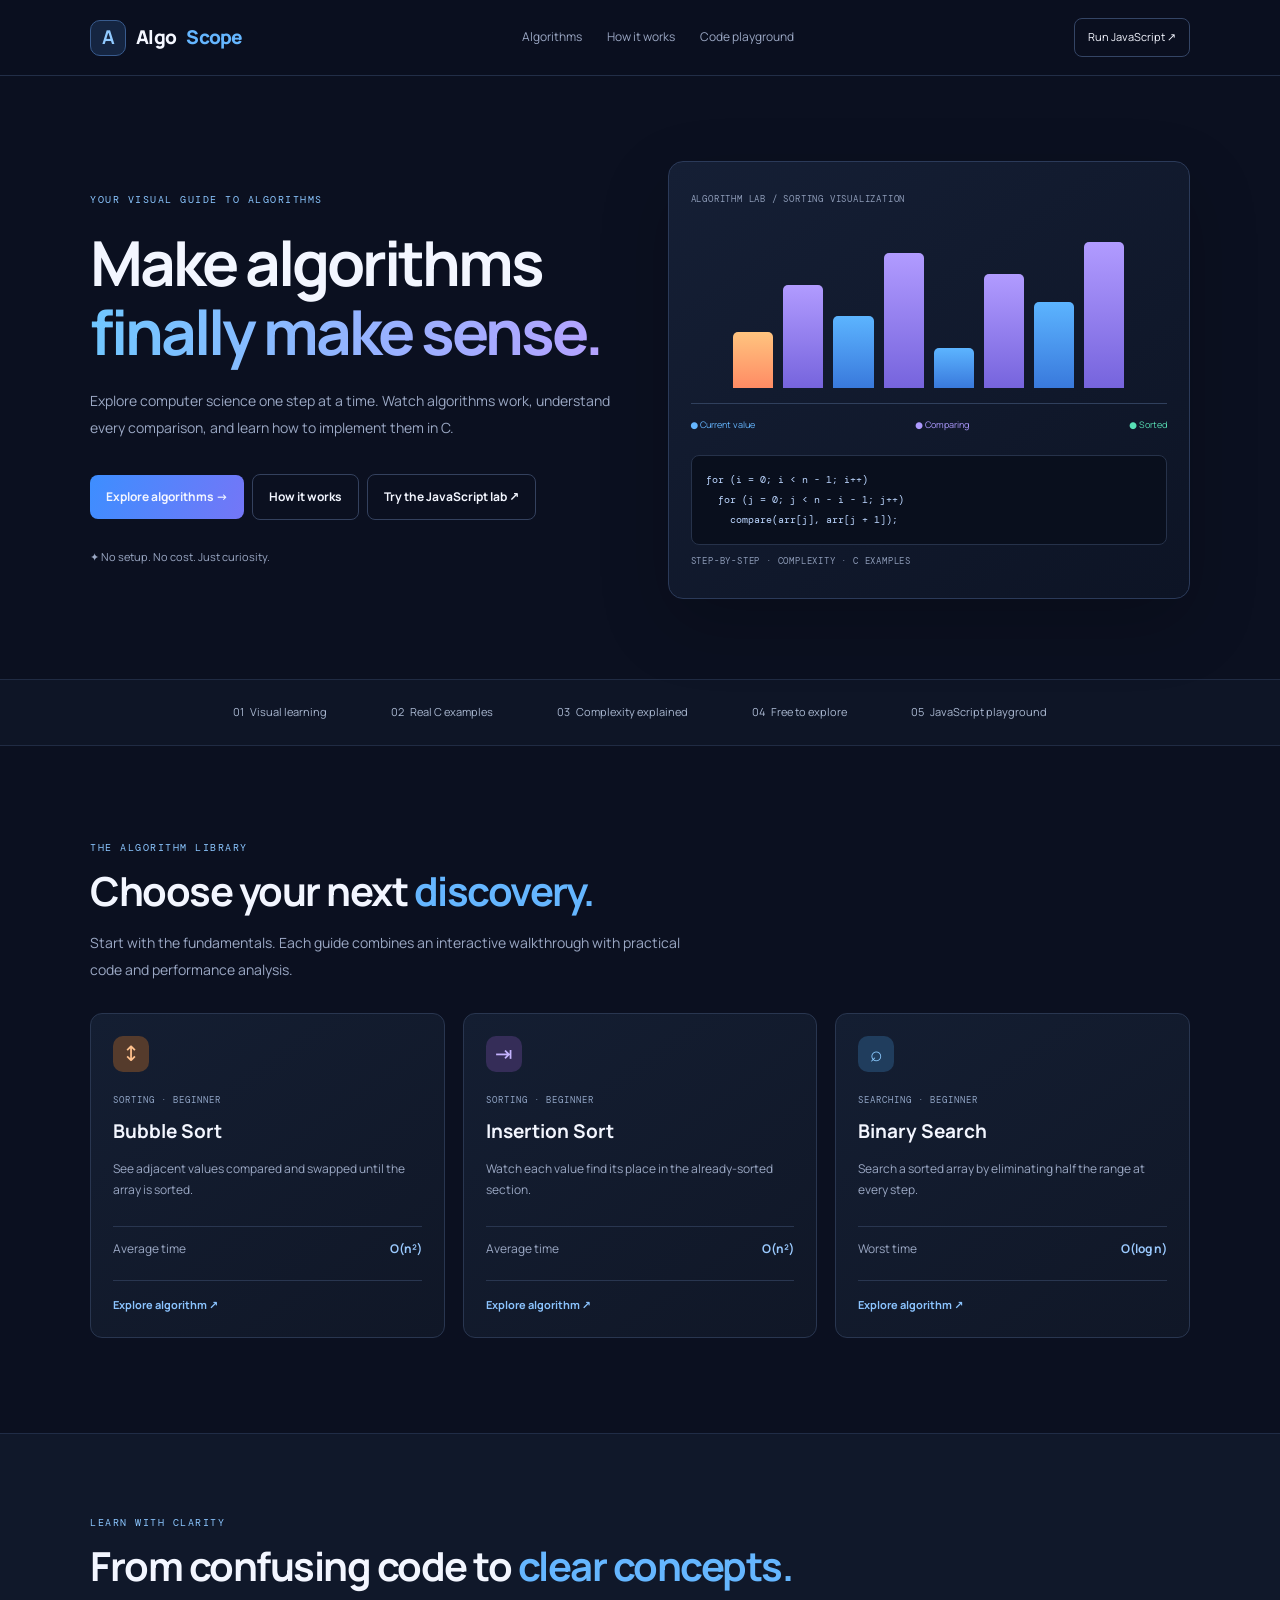
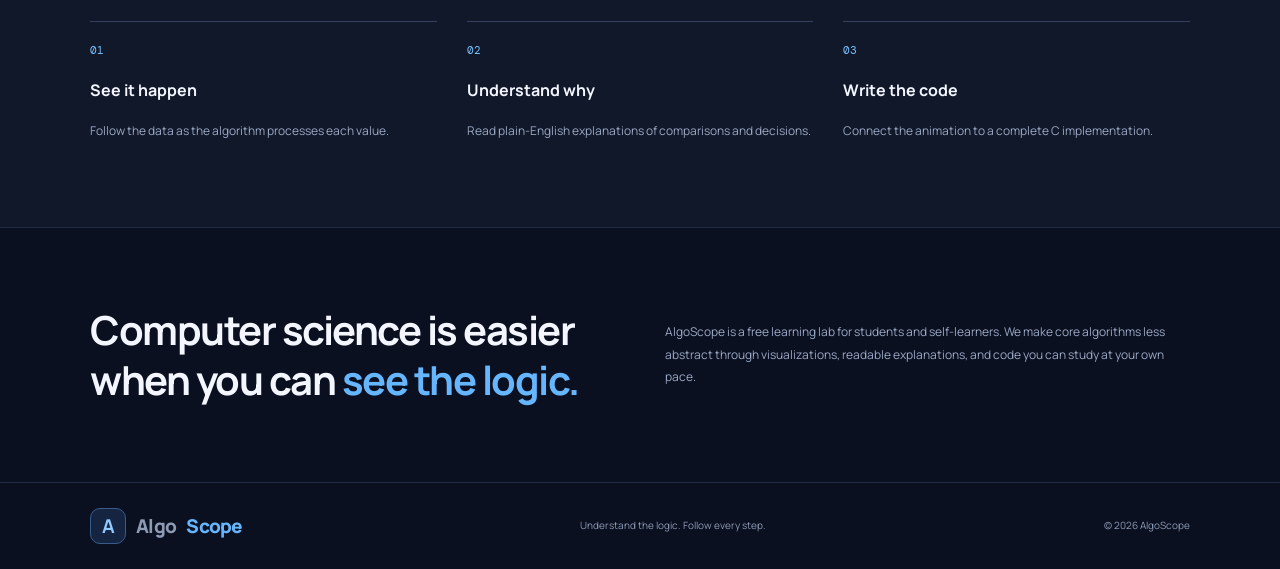
<file: index.html>
<!doctype html><html lang="en"><head><meta charset="utf-8"><meta name="viewport" content="width=device-width,initial-scale=1"><title>AlgoScope — Interactive Algorithm Visualizer</title><meta name="description" content="Learn algorithms visually with interactive step-by-step sorting and searching, clear explanations, complexity analysis, and C examples."><meta name="robots" content="index,follow"><link rel="canonical" href="https://gllr-spirit.github.io/AlgoScope/"><link rel="stylesheet" href="styles.css"><script src="script.js" defer></script></head><body><header><a class="brand" href="index.html"><b>A</b> Algo<span>Scope</span></a><nav><a href="#algorithms">Algorithms</a><a href="#how">How it works</a><a href="editor.html">Code playground</a></nav><a class="nav-button" href="editor.html">Run JavaScript ↗</a></header><main><section class="hero wrap"><div><p class="eyebrow">YOUR VISUAL GUIDE TO ALGORITHMS</p><h1>Make algorithms<br><span>finally make sense.</span></h1><p class="lead">Explore computer science one step at a time. Watch algorithms work, understand every comparison, and learn how to implement them in C.</p><a class="button" href="#algorithms">Explore algorithms →</a><a class="button ghost" href="#how">How it works</a><a class="button ghost" href="editor.html">Try the JavaScript lab ↗</a><p class="proof">✦ No setup. No cost. Just curiosity.</p></div><div class="visual"><p class="muted">ALGORITHM LAB / SORTING VISUALIZATION</p><div class="bars" id="hero-bars"><i style="height:35%"></i><i style="height:65%"></i><i style="height:45%"></i><i style="height:85%"></i><i style="height:25%"></i><i style="height:72%"></i><i style="height:54%"></i><i style="height:92%"></i></div><div class="legend"> <span>● Current value</span><span>● Comparing</span><span>● Sorted</span></div><pre>for (i = 0; i &lt; n - 1; i++)
  for (j = 0; j &lt; n - i - 1; j++)
    compare(arr[j], arr[j + 1]);</pre><p class="muted">STEP-BY-STEP · COMPLEXITY · C EXAMPLES</p></div></section><section class="strip"><span>01 &nbsp; Visual learning</span><span>02 &nbsp; Real C examples</span><span>03 &nbsp; Complexity explained</span><span>04 &nbsp; Free to explore</span><span><a href="editor.html">05 &nbsp; JavaScript playground</a></span></section><section class="wrap section" id="algorithms"><p class="eyebrow">THE ALGORITHM LIBRARY</p><h2>Choose your next <span>discovery.</span></h2><p class="lead">Start with the fundamentals. Each guide combines an interactive walkthrough with practical code and performance analysis.</p><div class="cards"><article><div class="icon orange">↕</div><p class="tag">SORTING · BEGINNER</p><h3>Bubble Sort</h3><p>See adjacent values compared and swapped until the array is sorted.</p><p class="complexity">Average time <b>O(n²)</b></p><a href="algorithms/bubble-sort.html">Explore algorithm ↗</a></article><article><div class="icon purple">⇥</div><p class="tag">SORTING · BEGINNER</p><h3>Insertion Sort</h3><p>Watch each value find its place in the already-sorted section.</p><p class="complexity">Average time <b>O(n²)</b></p><a href="algorithms/insertion-sort.html">Explore algorithm ↗</a></article><article><div class="icon blue">⌕</div><p class="tag">SEARCHING · BEGINNER</p><h3>Binary Search</h3><p>Search a sorted array by eliminating half the range at every step.</p><p class="complexity">Worst time <b>O(log n)</b></p><a href="algorithms/binary-search.html">Explore algorithm ↗</a></article></div></section><section class="how" id="how"><div class="wrap"><p class="eyebrow">LEARN WITH CLARITY</p><h2>From confusing code to <span>clear concepts.</span></h2><div class="steps"><article><b>01</b><h3>See it happen</h3><p>Follow the data as the algorithm processes each value.</p></article><article><b>02</b><h3>Understand why</h3><p>Read plain-English explanations of comparisons and decisions.</p></article><article><b>03</b><h3>Write the code</h3><p>Connect the animation to a complete C implementation.</p></article></div></div></section><section class="wrap about"><h2>Computer science is easier when you can <span>see the logic.</span></h2><p>AlgoScope is a free learning lab for students and self-learners. We make core algorithms less abstract through visualizations, readable explanations, and code you can study at your own pace.</p></section></main><footer><a class="brand" href="index.html"><b>A</b> Algo<span>Scope</span></a><span>Understand the logic. Follow every step.</span><span>© <span id="year">2026</span> AlgoScope</span></footer></body></html>
</file>
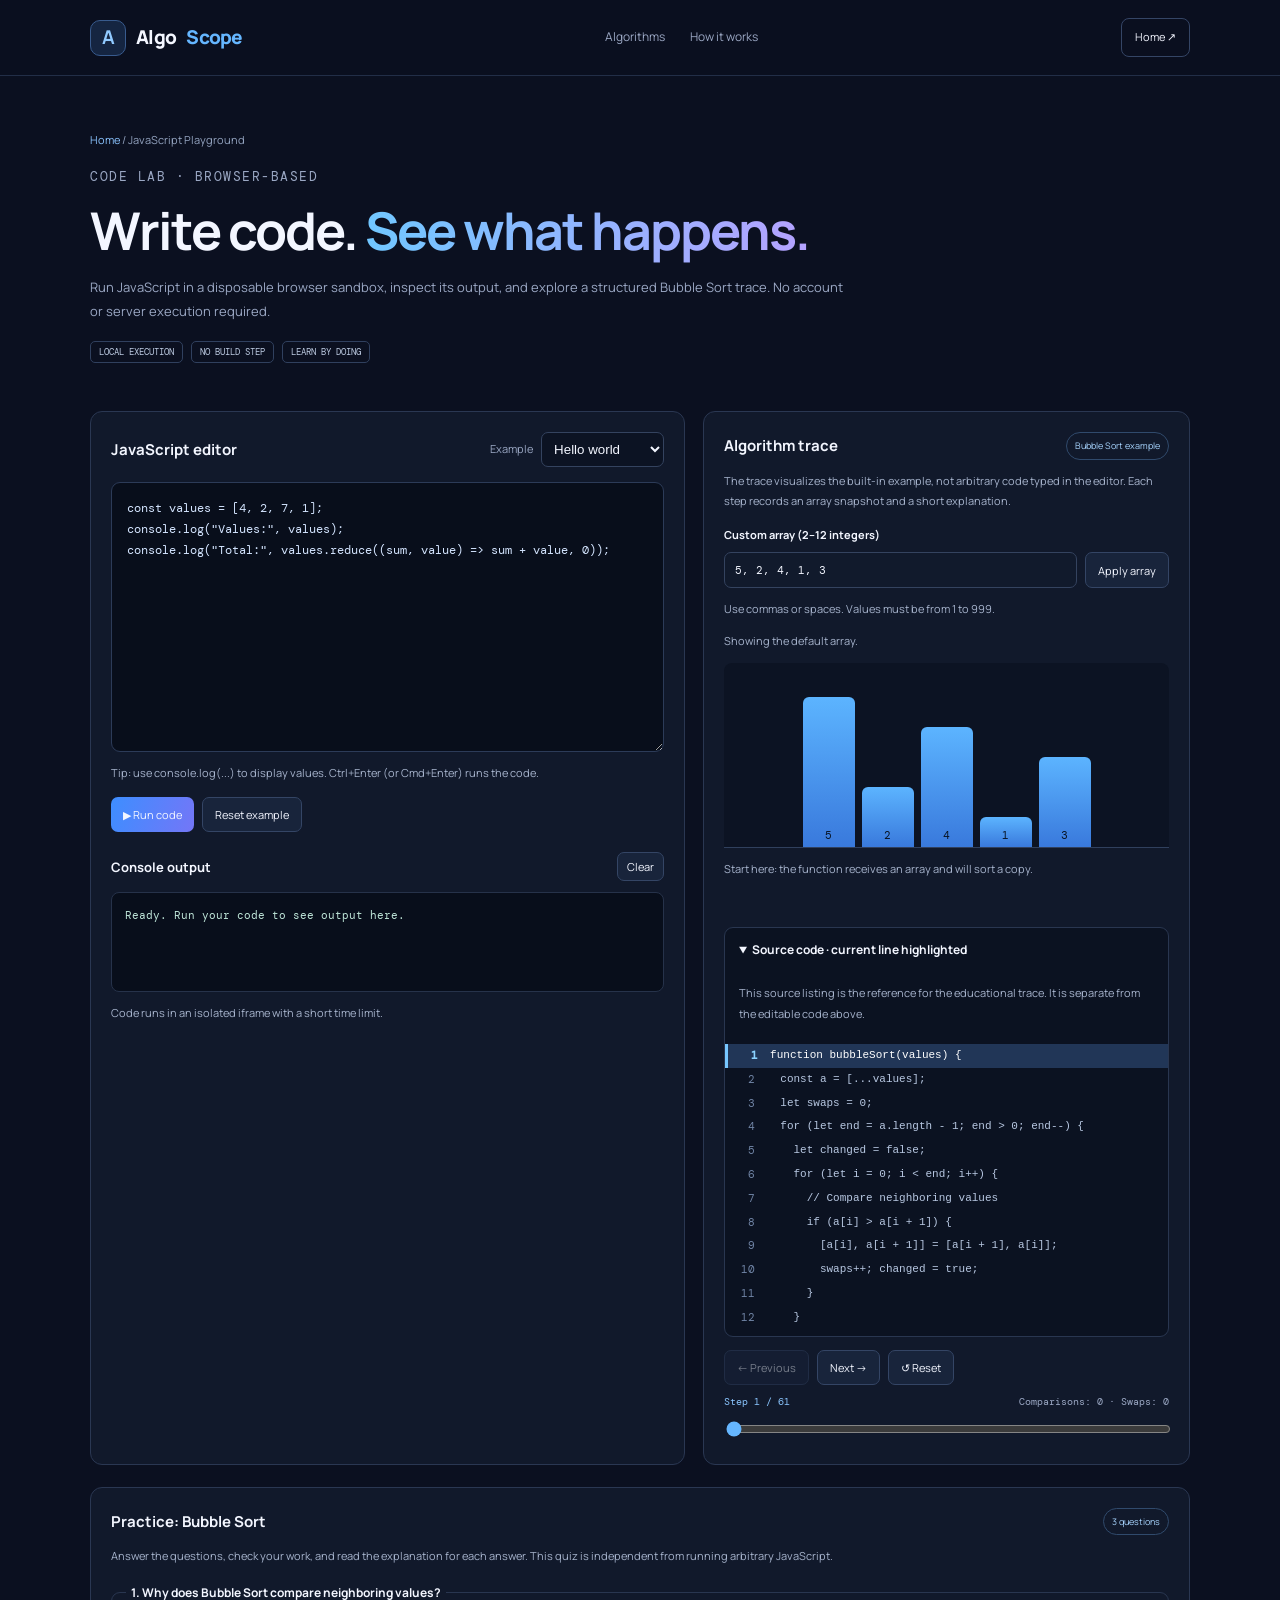
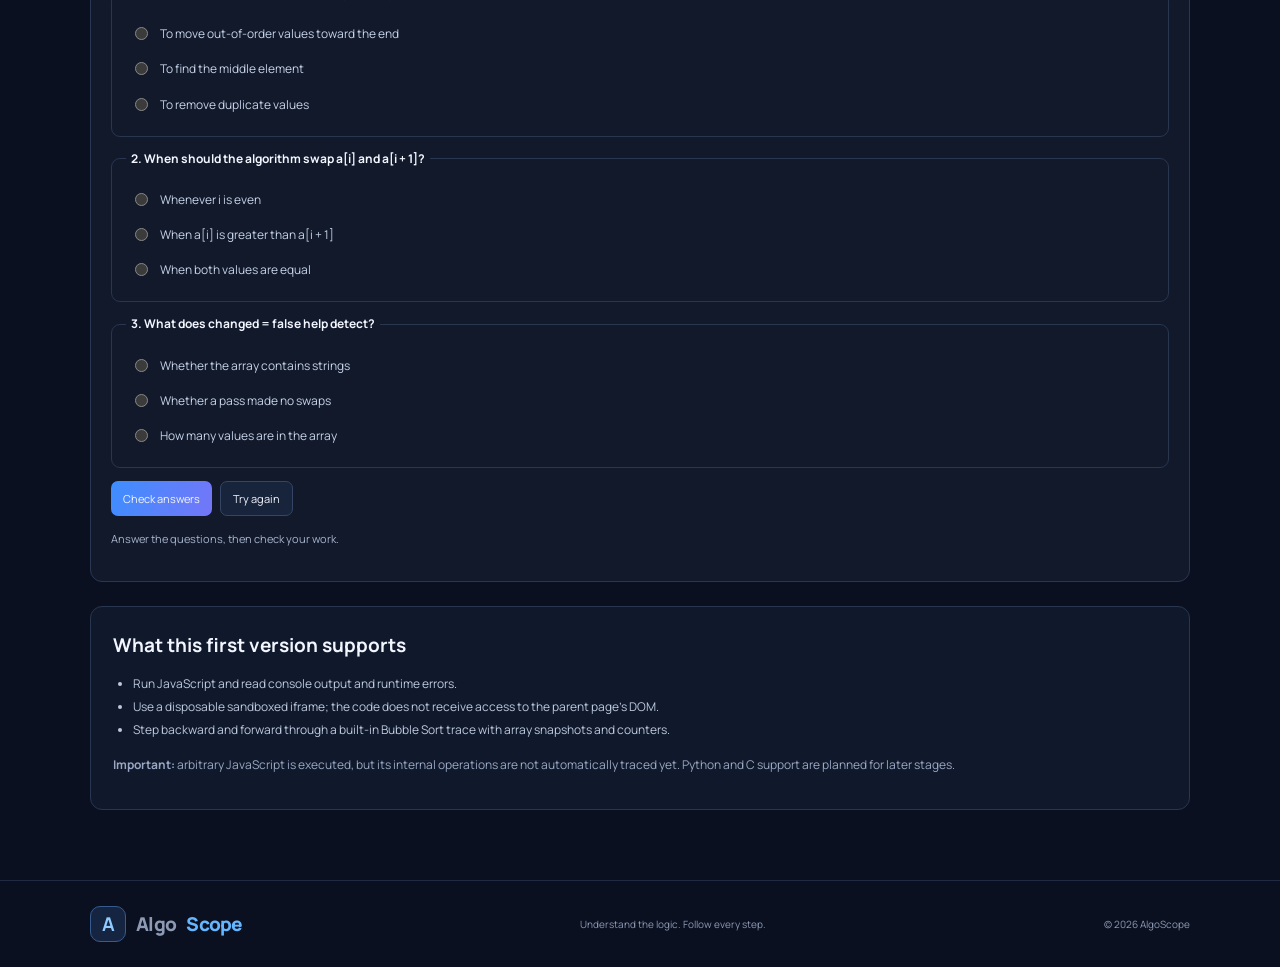
<file: editor.html>
<!doctype html>
<html lang="en">
<head>
<meta charset="utf-8">
<meta name="viewport" content="width=device-width,initial-scale=1">
<title>JavaScript Playground — Run Code in Your Browser | AlgoScope</title>
<meta name="description" content="Write and run JavaScript in a local browser sandbox, inspect output, and explore a step-by-step Bubble Sort trace with AlgoScope.">
<meta name="robots" content="index,follow">
<link rel="canonical" href="https://gllr-spirit.github.io/AlgoScope/editor.html">
<link rel="stylesheet" href="styles.css">
<link rel="stylesheet" href="editor.css">
<script src="editor.js" defer></script>
</head>
<body>
<header><a class="brand" href="index.html"><b>A</b> Algo<span>Scope</span></a><nav><a href="index.html#algorithms">Algorithms</a><a href="index.html#how">How it works</a></nav><a class="nav-button" href="index.html">Home ↗</a></header>
<main class="wrap editor-main">
<section class="page-hero editor-hero"><div class="breadcrumbs"><a href="index.html">Home</a> / JavaScript Playground</div><p class="eyebrow">CODE LAB · BROWSER-BASED</p><h1>Write code. <span>See what happens.</span></h1><p>Run JavaScript in a disposable browser sandbox, inspect its output, and explore a structured Bubble Sort trace. No account or server execution required.</p><div class="tags"><span>LOCAL EXECUTION</span><span>NO BUILD STEP</span><span>LEARN BY DOING</span></div></section>
<section class="editor-grid">
<div class="panel editor-panel">
<div class="panel-heading"><h2>JavaScript editor</h2><label for="example-select">Example <select id="example-select"><option value="hello">Hello world</option><option value="loop">Loop and total</option><option value="bubble">Bubble Sort</option></select></label></div>
<label class="sr-only" for="code-input">JavaScript code</label>
<textarea id="code-input" spellcheck="false" autocapitalize="off" autocomplete="off" aria-describedby="editor-help">const values = [4, 2, 7, 1];
console.log("Values:", values);
console.log("Total:", values.reduce((sum, value) => sum + value, 0));</textarea>
<p id="editor-help" class="editor-help">Tip: use console.log(...) to display values. Ctrl+Enter (or Cmd+Enter) runs the code.</p>
<div class="editor-actions"><button class="primary" id="run-code" type="button">▶ Run code</button><button id="reset-code" type="button">Reset example</button></div>
<div class="output-heading"><h3>Console output</h3><button id="clear-output" type="button">Clear</button></div>
<pre id="console-output" class="console-output" role="log" aria-live="polite">Ready. Run your code to see output here.</pre>
<p id="run-status" class="editor-help" aria-live="polite">Code runs in an isolated iframe with a short time limit.</p>
</div>
<div class="panel trace-panel">
<div class="panel-heading"><h2>Algorithm trace</h2><span class="trace-pill">Bubble Sort example</span></div>
<p class="editor-help">The trace visualizes the built-in example, not arbitrary code typed in the editor. Each step records an array snapshot and a short explanation.</p>
<label class="array-label" for="custom-array">Custom array (2–12 integers)</label>
<div class="array-input-row"><input id="custom-array" type="text" value="5, 2, 4, 1, 3" inputmode="numeric" autocomplete="off" aria-describedby="array-help array-status"><button id="apply-array" type="button">Apply array</button></div>
<p id="array-help" class="editor-help">Use commas or spaces. Values must be from 1 to 999.</p>
<p id="array-status" class="editor-help" role="status" aria-live="polite">Showing the default array.</p>
<div id="trace-stage" class="trace-stage" aria-label="Bubble Sort array trace"></div>
<p id="trace-explanation" class="trace-explanation" aria-live="polite">Choose “Bubble Sort” from the example menu, then use the trace controls.</p>
<details class="trace-source" open>
  <summary>Source code · current line highlighted</summary>
  <p class="editor-help">This source listing is the reference for the educational trace. It is separate from the editable code above.</p>
  <div id="trace-code" class="trace-code" aria-label="Bubble Sort source code with highlighted current line"></div>
</details>
<div class="trace-controls"><button id="trace-prev" type="button" disabled>← Previous</button><button id="trace-next" type="button">Next →</button><button id="trace-reset" type="button">↺ Reset</button></div>
<div class="trace-meter"><span id="trace-step">Step 1 / 1</span><span id="trace-counts">Comparisons: 0 · Swaps: 0</span></div>
<input id="trace-timeline" type="range" min="0" max="0" value="0" step="1" aria-label="Navigate trace steps">
</div>
</section>
<section class="exercise-panel panel">
  <div class="panel-heading"><h2>Practice: Bubble Sort</h2><span class="trace-pill">3 questions</span></div>
  <p class="editor-help">Answer the questions, check your work, and read the explanation for each answer. This quiz is independent from running arbitrary JavaScript.</p>
  <div id="exercise-list" class="exercise-list"></div>
  <div class="editor-actions"><button class="primary" id="check-exercises" type="button">Check answers</button><button id="reset-exercises" type="button">Try again</button></div>
  <p id="exercise-score" class="editor-help" role="status" aria-live="polite">Answer the questions, then check your work.</p>
</section>
<section class="editor-note"><h2>What this first version supports</h2><ul><li>Run JavaScript and read console output and runtime errors.</li><li>Use a disposable sandboxed iframe; the code does not receive access to the parent page's DOM.</li><li>Step backward and forward through a built-in Bubble Sort trace with array snapshots and counters.</li></ul><p><strong>Important:</strong> arbitrary JavaScript is executed, but its internal operations are not automatically traced yet. Python and C support are planned for later stages.</p></section>
</main>
<footer><a class="brand" href="index.html"><b>A</b> Algo<span>Scope</span></a><span>Understand the logic. Follow every step.</span><span>© <span id="year">2026</span> AlgoScope</span></footer>
</body>
</html>
</file>
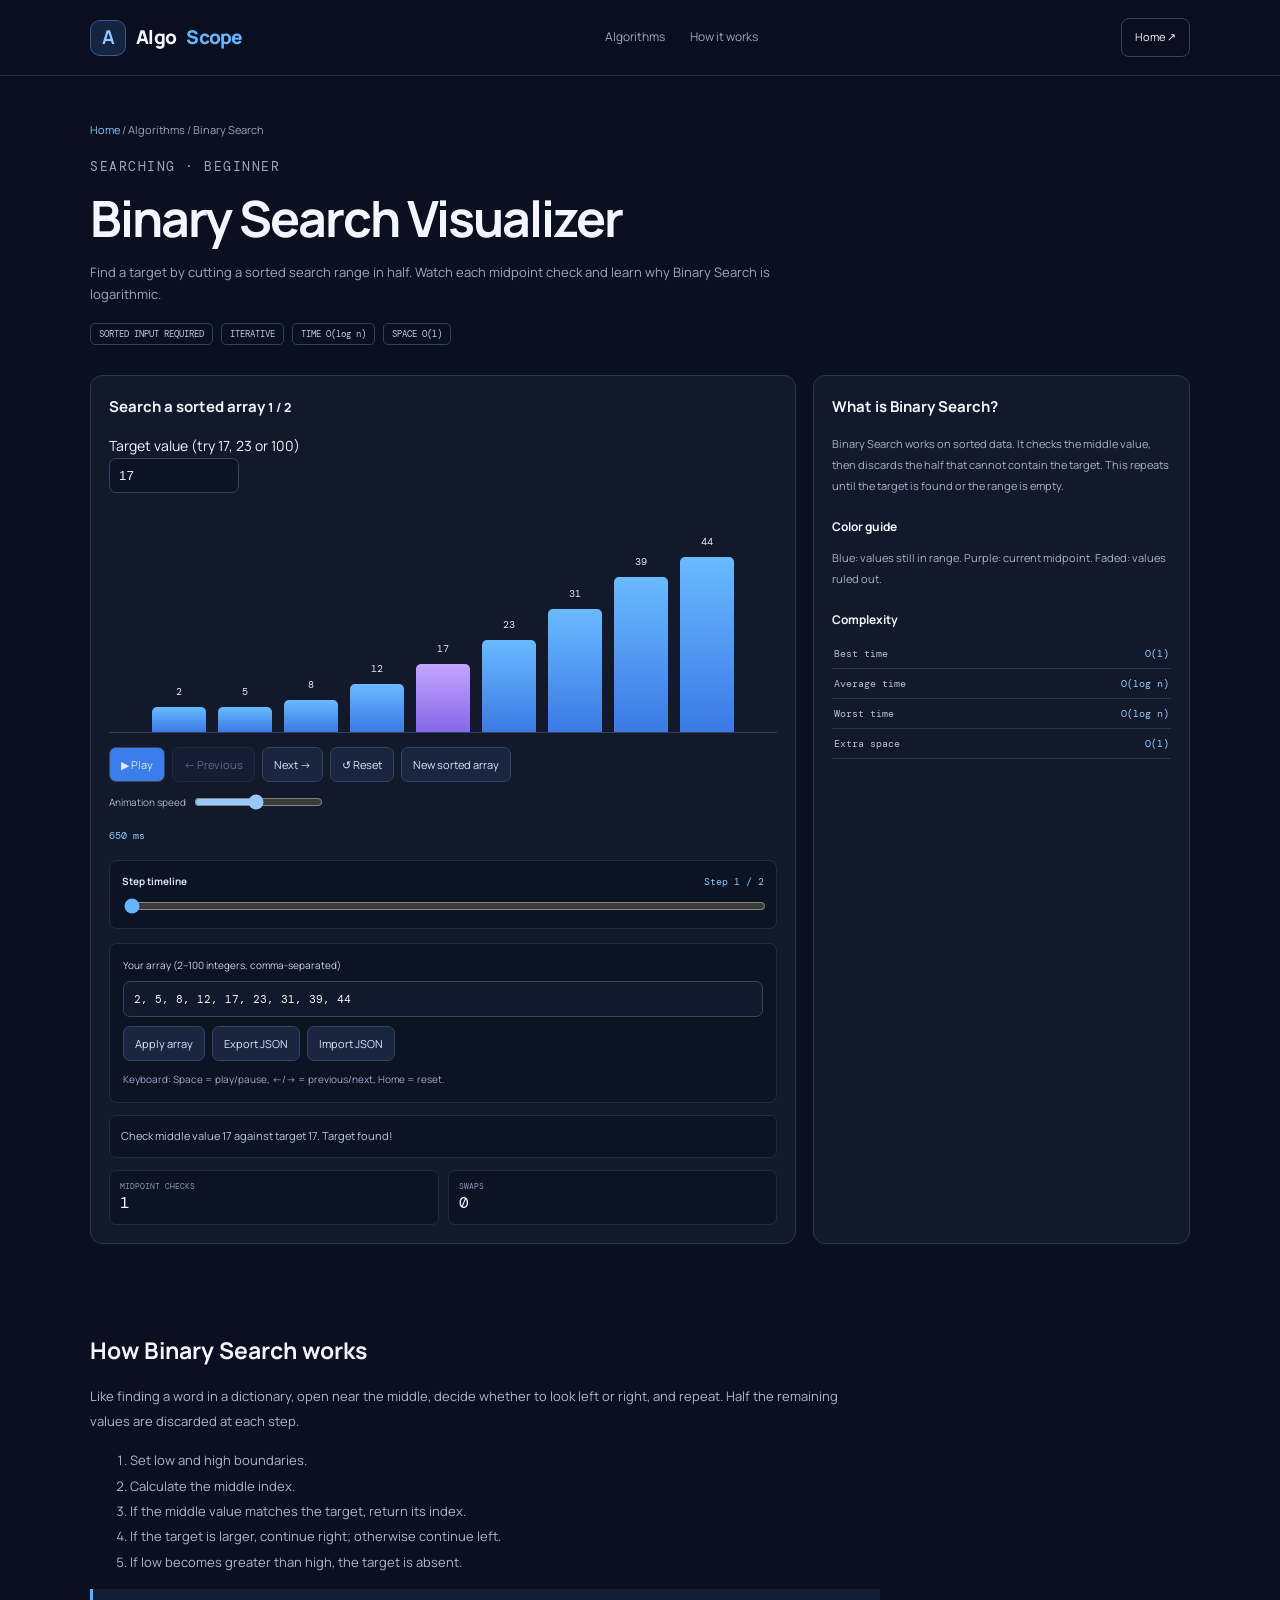
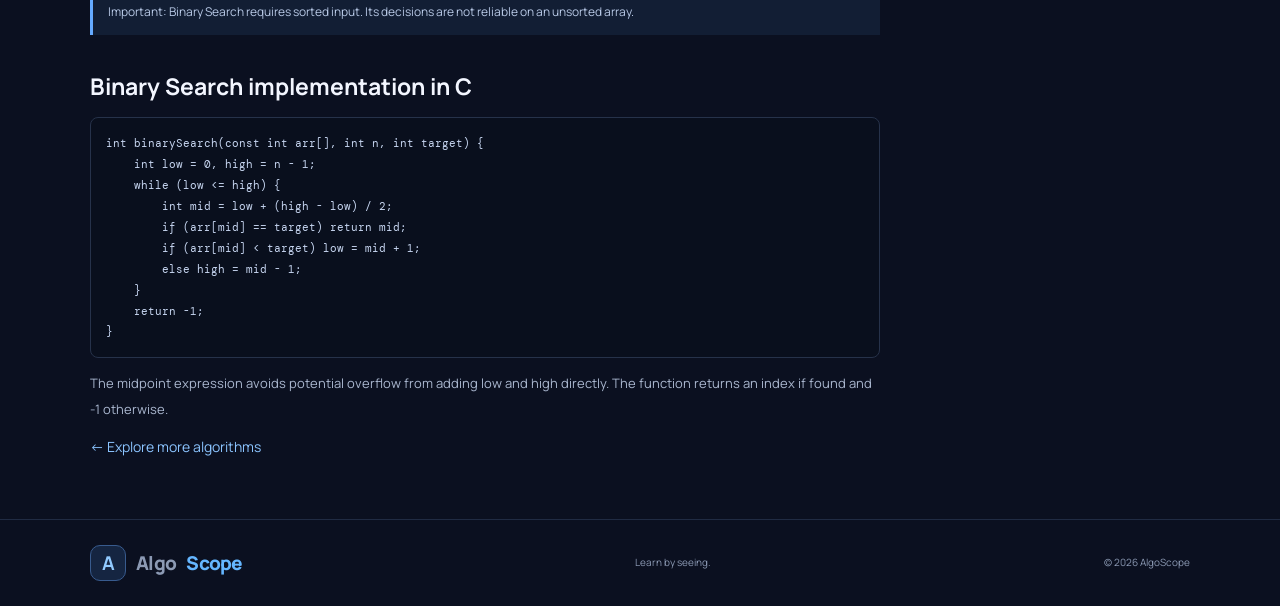
<file: algorithms/binary-search.html>
<!doctype html><html lang="en"><head><meta charset="utf-8"><meta name="viewport" content="width=device-width,initial-scale=1"><title>Binary Search Visualizer: Step-by-Step Guide and C Code | AlgoScope</title><meta name="description" content="Learn Binary Search with an interactive visualizer showing midpoint checks, shrinking search ranges, O(log n) complexity, and C code."><meta name="robots" content="index,follow"><link rel="canonical" href="https://gllr-spirit.github.io/AlgoScope/algorithms/binary-search.html"><link rel="stylesheet" href="../styles.css"><script src="../trace-model.js" defer></script><script src="../script.js" defer></script></head><body data-algorithm="binary-search"><header><a class="brand" href="../index.html"><b>A</b> Algo<span>Scope</span></a><nav><a href="../index.html#algorithms">Algorithms</a><a href="../index.html#how">How it works</a></nav><a class="nav-button" href="../index.html">Home ↗</a></header><main class="wrap"><section class="page-hero"><div class="breadcrumbs"><a href="../index.html">Home</a> / Algorithms / Binary Search</div><p class="eyebrow">SEARCHING · BEGINNER</p><h1>Binary Search <span>Visualizer</span></h1><p>Find a target by cutting a sorted search range in half. Watch each midpoint check and learn why Binary Search is logarithmic.</p><div class="tags"><span>SORTED INPUT REQUIRED</span><span>ITERATIVE</span><span>TIME O(log n)</span><span>SPACE O(1)</span></div></section><section class="lab"><div class="panel"><h2>Search a sorted array <small id="step">1 / 1</small></h2><label for="target">Target value (try 17, 23 or 100)</label><br><input class="search-target" id="target" type="number" value="17"><div class="stage" id="stage" aria-label="Binary search range visualization"></div><div class="controls"><button class="primary" id="play">▶ Play</button><button id="prev" disabled>← Previous</button><button id="next">Next →</button><button id="reset">↺ Reset</button><button id="random">New sorted array</button></div><label class="speed">Animation speed <input id="speed" type="range" min="150" max="1200" step="50" value="650"></label><span class="speed-value" id="speed-value">650 ms</span><div class="timeline-control"><label for="timeline">Step timeline</label><input id="timeline" type="range" min="0" max="1" value="0" step="1" aria-label="Navigate algorithm steps"><span id="timeline-value">Step 1 / 1</span></div><section class="dataset-tools" aria-label="Custom test data"><label for="custom-array">Your array (2–100 integers, comma-separated)</label><input id="custom-array" type="text" autocomplete="off" value=""><div class="controls data-controls"><button id="apply-array" type="button">Apply array</button><button id="export-json" type="button">Export JSON</button><label class="file-button" for="import-json">Import JSON</label><input id="import-json" type="file" accept="application/json,.json" hidden></div><p id="data-status" class="data-status" aria-live="polite">Keyboard: Space = play/pause, ←/→ = previous/next, Home = reset.</p></section><div class="status" id="message" aria-live="polite">Ready.</div><div class="stats"><div><small>MIDPOINT CHECKS</small><strong id="comparisons">0</strong></div><div><small>SWAPS</small><strong id="swaps">—</strong></div></div></div><aside class="panel"><h2>What is Binary Search?</h2><p>Binary Search works on sorted data. It checks the middle value, then discards the half that cannot contain the target. This repeats until the target is found or the range is empty.</p><h3>Color guide</h3><p>Blue: values still in range. Purple: current midpoint. Faded: values ruled out.</p><h3>Complexity</h3><table class="complexity-table"><tr><td>Best time</td><td>O(1)</td></tr><tr><td>Average time</td><td>O(log n)</td></tr><tr><td>Worst time</td><td>O(log n)</td></tr><tr><td>Extra space</td><td>O(1)</td></tr></table></aside></section><article class="article"><h2>How Binary Search works</h2><p>Like finding a word in a dictionary, open near the middle, decide whether to look left or right, and repeat. Half the remaining values are discarded at each step.</p><ol><li>Set low and high boundaries.</li><li>Calculate the middle index.</li><li>If the middle value matches the target, return its index.</li><li>If the target is larger, continue right; otherwise continue left.</li><li>If low becomes greater than high, the target is absent.</li></ol><div class="note">Important: Binary Search requires sorted input. Its decisions are not reliable on an unsorted array.</div><h2>Binary Search implementation in C</h2><pre class="code">int binarySearch(const int arr[], int n, int target) {
    int low = 0, high = n - 1;
    while (low &lt;= high) {
        int mid = low + (high - low) / 2;
        if (arr[mid] == target) return mid;
        if (arr[mid] &lt; target) low = mid + 1;
        else high = mid - 1;
    }
    return -1;
}</pre><p>The midpoint expression avoids potential overflow from adding low and high directly. The function returns an index if found and -1 otherwise.</p><a href="../index.html#algorithms">← Explore more algorithms</a></article></main><footer><a class="brand" href="../index.html"><b>A</b> Algo<span>Scope</span></a><span>Learn by seeing.</span><span>© 2026 AlgoScope</span></footer></body></html>
</file>
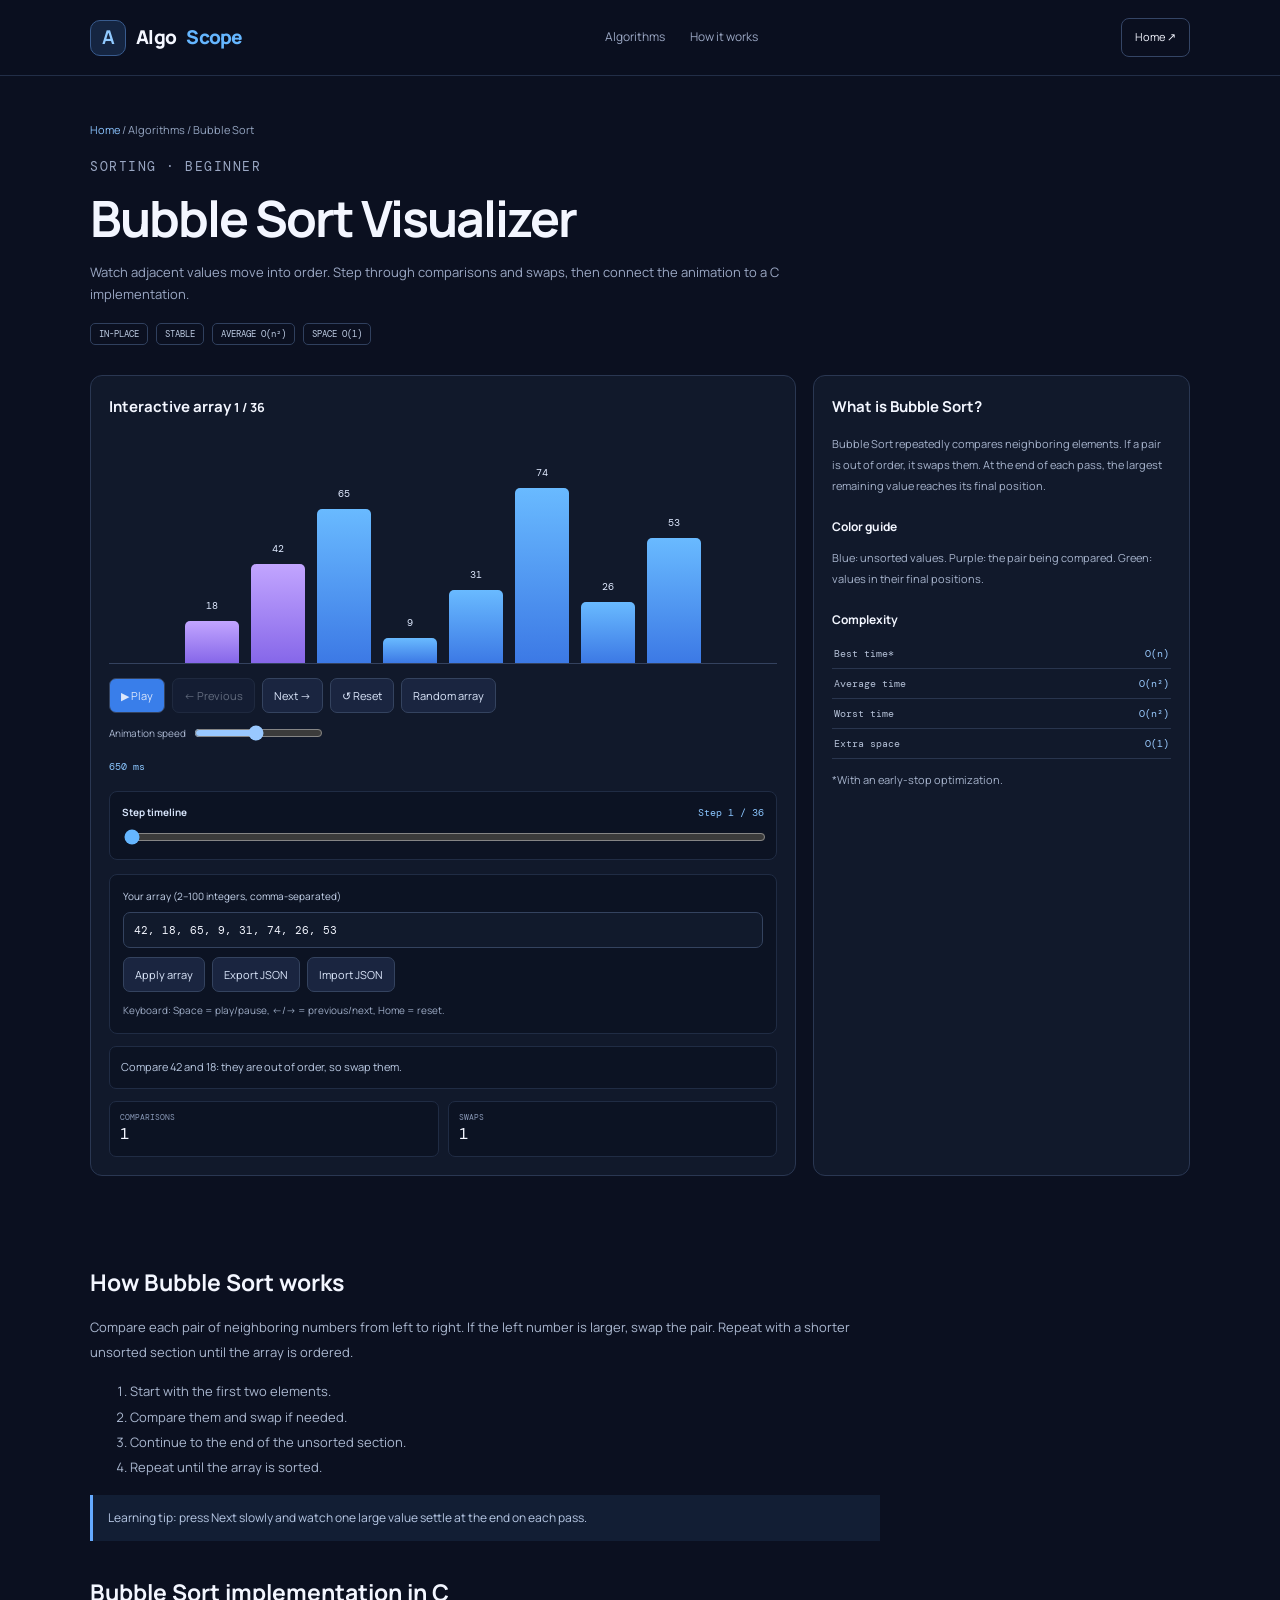
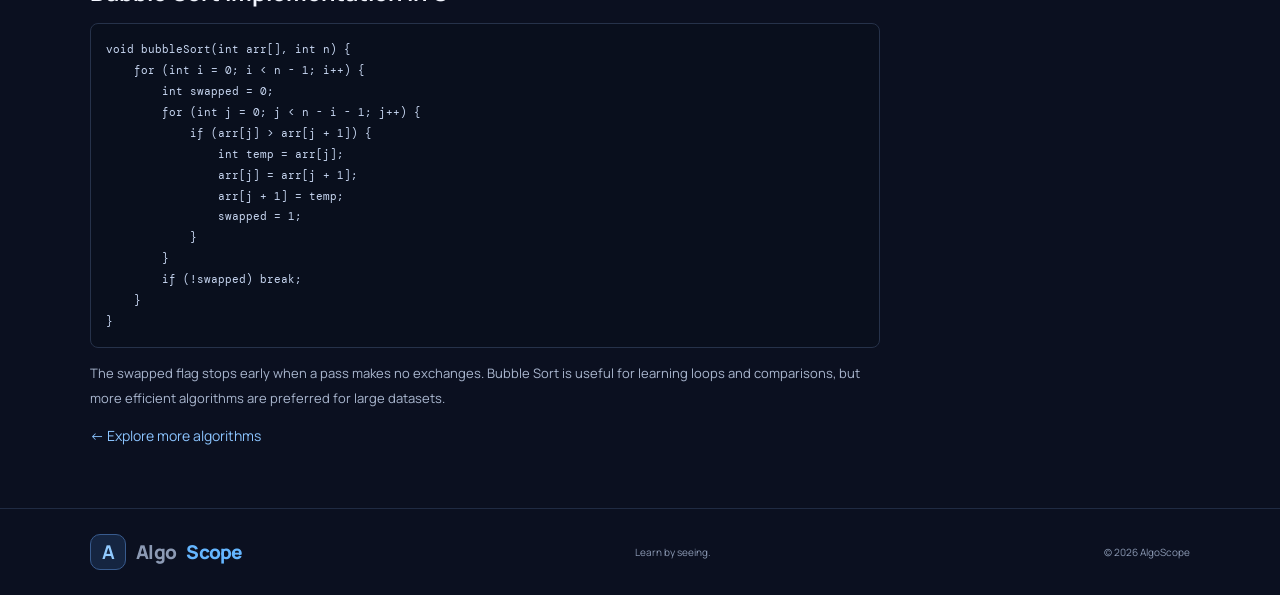
<file: algorithms/bubble-sort.html>
<!doctype html><html lang="en"><head><meta charset="utf-8"><meta name="viewport" content="width=device-width,initial-scale=1"><title>Bubble Sort Visualizer: Step-by-Step Guide and C Code | AlgoScope</title><meta name="description" content="Learn Bubble Sort with an interactive visualizer, step-by-step explanations, time complexity, and a C implementation."><meta name="robots" content="index,follow"><link rel="canonical" href="https://gllr-spirit.github.io/AlgoScope/algorithms/bubble-sort.html"><link rel="stylesheet" href="../styles.css"><script src="../trace-model.js" defer></script><script src="../script.js" defer></script></head><body data-algorithm="bubble-sort"><header><a class="brand" href="../index.html"><b>A</b> Algo<span>Scope</span></a><nav><a href="../index.html#algorithms">Algorithms</a><a href="../index.html#how">How it works</a></nav><a class="nav-button" href="../index.html">Home ↗</a></header><main class="wrap"><section class="page-hero"><div class="breadcrumbs"><a href="../index.html">Home</a> / Algorithms / Bubble Sort</div><p class="eyebrow">SORTING · BEGINNER</p><h1>Bubble Sort <span>Visualizer</span></h1><p>Watch adjacent values move into order. Step through comparisons and swaps, then connect the animation to a C implementation.</p><div class="tags"><span>IN-PLACE</span><span>STABLE</span><span>AVERAGE O(n²)</span><span>SPACE O(1)</span></div></section><section class="lab"><div class="panel"><h2>Interactive array <small id="step">1 / 1</small></h2><div class="stage" id="stage" aria-label="Bubble sort array"></div><div class="controls"><button class="primary" id="play">▶ Play</button><button id="prev" disabled>← Previous</button><button id="next">Next →</button><button id="reset">↺ Reset</button><button id="random">Random array</button></div><label class="speed">Animation speed <input id="speed" type="range" min="150" max="1200" step="50" value="650"></label><span class="speed-value" id="speed-value">650 ms</span><div class="timeline-control"><label for="timeline">Step timeline</label><input id="timeline" type="range" min="0" max="1" value="0" step="1" aria-label="Navigate algorithm steps"><span id="timeline-value">Step 1 / 1</span></div><section class="dataset-tools" aria-label="Custom test data"><label for="custom-array">Your array (2–100 integers, comma-separated)</label><input id="custom-array" type="text" autocomplete="off" value=""><div class="controls data-controls"><button id="apply-array" type="button">Apply array</button><button id="export-json" type="button">Export JSON</button><label class="file-button" for="import-json">Import JSON</label><input id="import-json" type="file" accept="application/json,.json" hidden></div><p id="data-status" class="data-status" aria-live="polite">Keyboard: Space = play/pause, ←/→ = previous/next, Home = reset.</p></section><div class="status" id="message" aria-live="polite">Ready.</div><div class="stats"><div><small>COMPARISONS</small><strong id="comparisons">0</strong></div><div><small>SWAPS</small><strong id="swaps">0</strong></div></div></div><aside class="panel"><h2>What is Bubble Sort?</h2><p>Bubble Sort repeatedly compares neighboring elements. If a pair is out of order, it swaps them. At the end of each pass, the largest remaining value reaches its final position.</p><h3>Color guide</h3><p>Blue: unsorted values. Purple: the pair being compared. Green: values in their final positions.</p><h3>Complexity</h3><table class="complexity-table"><tr><td>Best time*</td><td>O(n)</td></tr><tr><td>Average time</td><td>O(n²)</td></tr><tr><td>Worst time</td><td>O(n²)</td></tr><tr><td>Extra space</td><td>O(1)</td></tr></table><p>*With an early-stop optimization.</p></aside></section><article class="article"><h2>How Bubble Sort works</h2><p>Compare each pair of neighboring numbers from left to right. If the left number is larger, swap the pair. Repeat with a shorter unsorted section until the array is ordered.</p><ol><li>Start with the first two elements.</li><li>Compare them and swap if needed.</li><li>Continue to the end of the unsorted section.</li><li>Repeat until the array is sorted.</li></ol><div class="note">Learning tip: press Next slowly and watch one large value settle at the end on each pass.</div><h2>Bubble Sort implementation in C</h2><pre class="code">void bubbleSort(int arr[], int n) {
    for (int i = 0; i &lt; n - 1; i++) {
        int swapped = 0;
        for (int j = 0; j &lt; n - i - 1; j++) {
            if (arr[j] &gt; arr[j + 1]) {
                int temp = arr[j];
                arr[j] = arr[j + 1];
                arr[j + 1] = temp;
                swapped = 1;
            }
        }
        if (!swapped) break;
    }
}</pre><p>The swapped flag stops early when a pass makes no exchanges. Bubble Sort is useful for learning loops and comparisons, but more efficient algorithms are preferred for large datasets.</p><a href="../index.html#algorithms">← Explore more algorithms</a></article></main><footer><a class="brand" href="../index.html"><b>A</b> Algo<span>Scope</span></a><span>Learn by seeing.</span><span>© 2026 AlgoScope</span></footer></body></html>
</file>
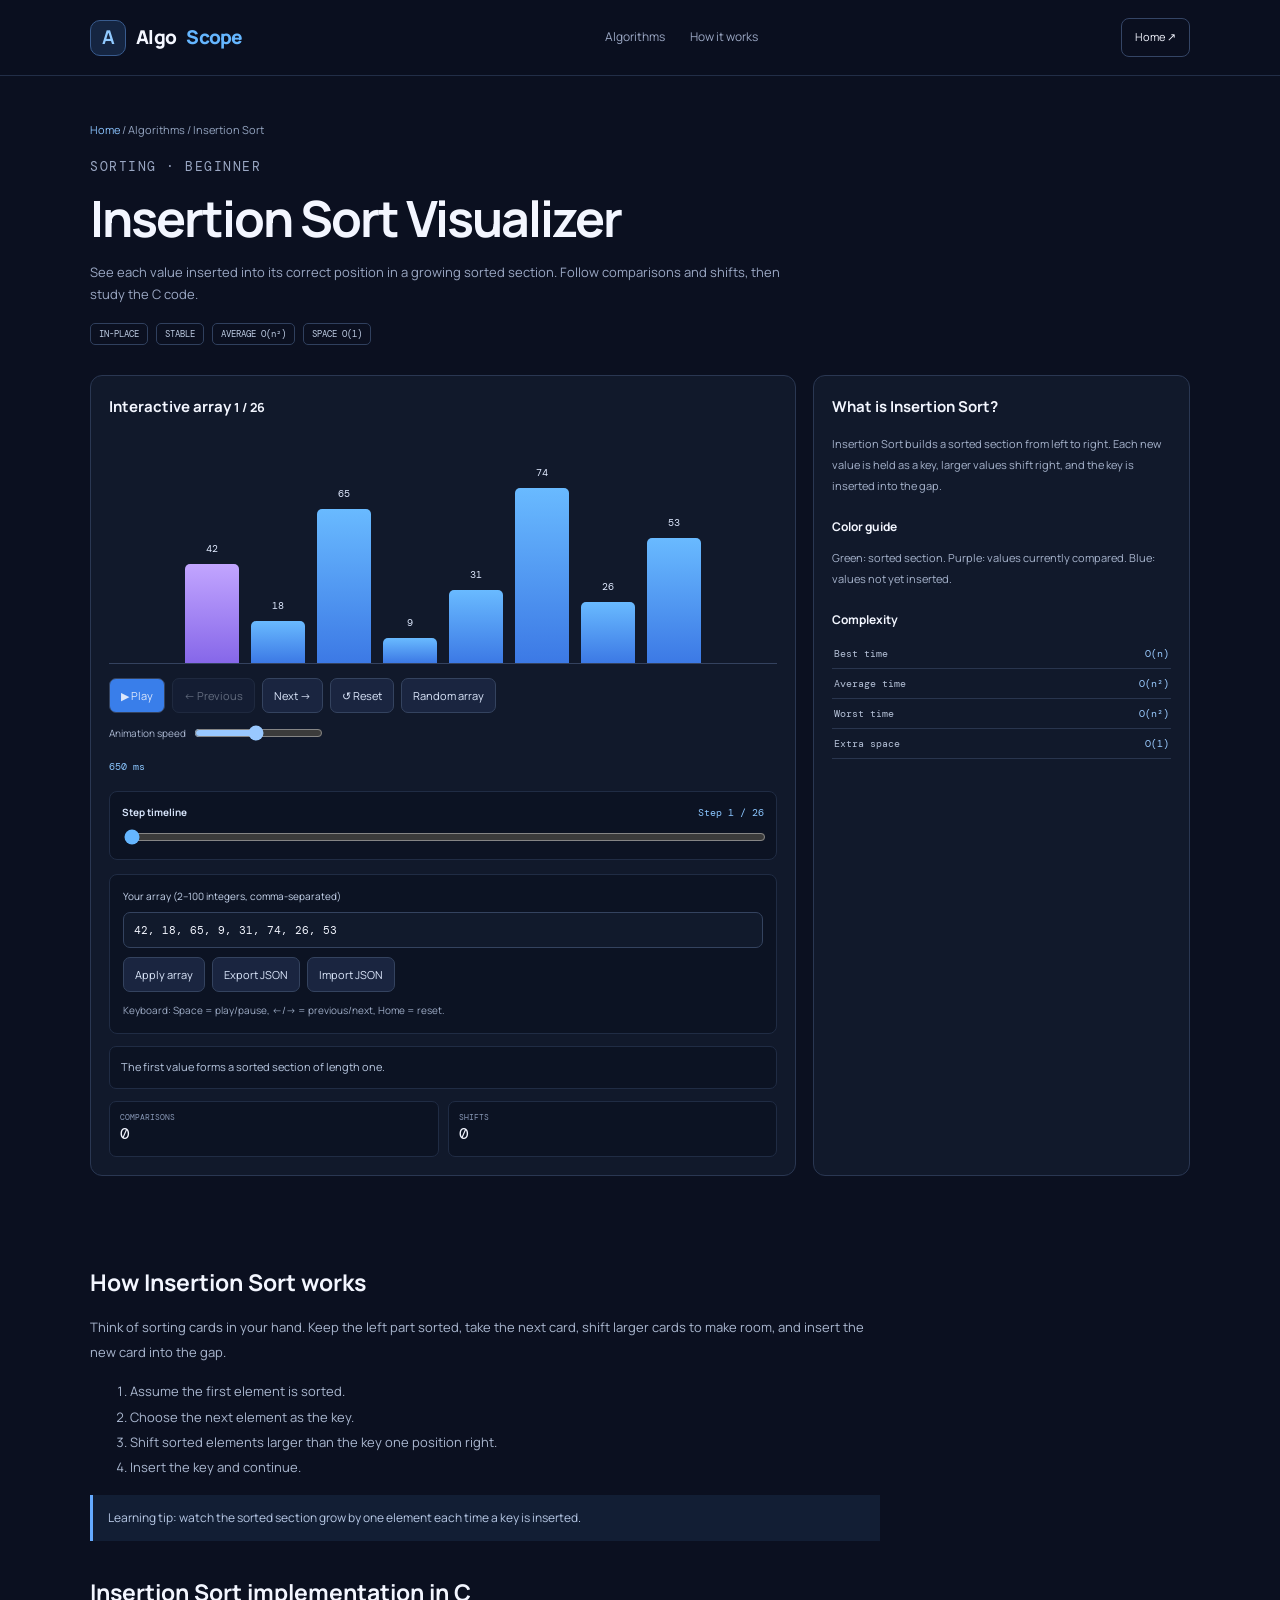
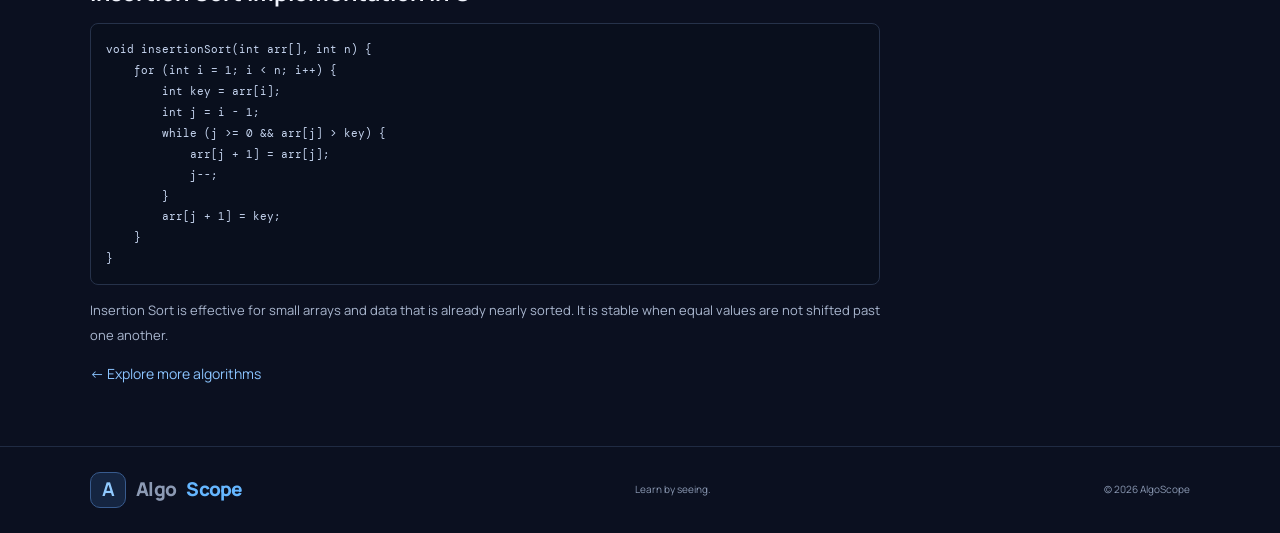
<file: algorithms/insertion-sort.html>
<!doctype html><html lang="en"><head><meta charset="utf-8"><meta name="viewport" content="width=device-width,initial-scale=1"><title>Insertion Sort Visualizer: Step-by-Step Guide and C Code | AlgoScope</title><meta name="description" content="Explore Insertion Sort with a step-by-step visualizer, clear explanations, complexity analysis, and C code."><meta name="robots" content="index,follow"><link rel="canonical" href="https://gllr-spirit.github.io/AlgoScope/algorithms/insertion-sort.html"><link rel="stylesheet" href="../styles.css"><script src="../trace-model.js" defer></script><script src="../script.js" defer></script></head><body data-algorithm="insertion-sort"><header><a class="brand" href="../index.html"><b>A</b> Algo<span>Scope</span></a><nav><a href="../index.html#algorithms">Algorithms</a><a href="../index.html#how">How it works</a></nav><a class="nav-button" href="../index.html">Home ↗</a></header><main class="wrap"><section class="page-hero"><div class="breadcrumbs"><a href="../index.html">Home</a> / Algorithms / Insertion Sort</div><p class="eyebrow">SORTING · BEGINNER</p><h1>Insertion Sort <span>Visualizer</span></h1><p>See each value inserted into its correct position in a growing sorted section. Follow comparisons and shifts, then study the C code.</p><div class="tags"><span>IN-PLACE</span><span>STABLE</span><span>AVERAGE O(n²)</span><span>SPACE O(1)</span></div></section><section class="lab"><div class="panel"><h2>Interactive array <small id="step">1 / 1</small></h2><div class="stage" id="stage" aria-label="Insertion sort array"></div><div class="controls"><button class="primary" id="play">▶ Play</button><button id="prev" disabled>← Previous</button><button id="next">Next →</button><button id="reset">↺ Reset</button><button id="random">Random array</button></div><label class="speed">Animation speed <input id="speed" type="range" min="150" max="1200" step="50" value="650"></label><span class="speed-value" id="speed-value">650 ms</span><div class="timeline-control"><label for="timeline">Step timeline</label><input id="timeline" type="range" min="0" max="1" value="0" step="1" aria-label="Navigate algorithm steps"><span id="timeline-value">Step 1 / 1</span></div><section class="dataset-tools" aria-label="Custom test data"><label for="custom-array">Your array (2–100 integers, comma-separated)</label><input id="custom-array" type="text" autocomplete="off" value=""><div class="controls data-controls"><button id="apply-array" type="button">Apply array</button><button id="export-json" type="button">Export JSON</button><label class="file-button" for="import-json">Import JSON</label><input id="import-json" type="file" accept="application/json,.json" hidden></div><p id="data-status" class="data-status" aria-live="polite">Keyboard: Space = play/pause, ←/→ = previous/next, Home = reset.</p></section><div class="status" id="message" aria-live="polite">Ready.</div><div class="stats"><div><small>COMPARISONS</small><strong id="comparisons">0</strong></div><div><small>SHIFTS</small><strong id="swaps">0</strong></div></div></div><aside class="panel"><h2>What is Insertion Sort?</h2><p>Insertion Sort builds a sorted section from left to right. Each new value is held as a key, larger values shift right, and the key is inserted into the gap.</p><h3>Color guide</h3><p>Green: sorted section. Purple: values currently compared. Blue: values not yet inserted.</p><h3>Complexity</h3><table class="complexity-table"><tr><td>Best time</td><td>O(n)</td></tr><tr><td>Average time</td><td>O(n²)</td></tr><tr><td>Worst time</td><td>O(n²)</td></tr><tr><td>Extra space</td><td>O(1)</td></tr></table></aside></section><article class="article"><h2>How Insertion Sort works</h2><p>Think of sorting cards in your hand. Keep the left part sorted, take the next card, shift larger cards to make room, and insert the new card into the gap.</p><ol><li>Assume the first element is sorted.</li><li>Choose the next element as the key.</li><li>Shift sorted elements larger than the key one position right.</li><li>Insert the key and continue.</li></ol><div class="note">Learning tip: watch the sorted section grow by one element each time a key is inserted.</div><h2>Insertion Sort implementation in C</h2><pre class="code">void insertionSort(int arr[], int n) {
    for (int i = 1; i &lt; n; i++) {
        int key = arr[i];
        int j = i - 1;
        while (j &gt;= 0 &amp;&amp; arr[j] &gt; key) {
            arr[j + 1] = arr[j];
            j--;
        }
        arr[j + 1] = key;
    }
}</pre><p>Insertion Sort is effective for small arrays and data that is already nearly sorted. It is stable when equal values are not shifted past one another.</p><a href="../index.html#algorithms">← Explore more algorithms</a></article></main><footer><a class="brand" href="../index.html"><b>A</b> Algo<span>Scope</span></a><span>Learn by seeing.</span><span>© 2026 AlgoScope</span></footer></body></html>
</file>
<file: styles.css>
@import url('https://fonts.googleapis.com/css2?family=DM+Mono:wght@400;500&family=Manrope:wght@400;500;600;700;800&display=swap');:root{color-scheme:dark;--bg:#0b1020;--panel:#121b30;--text:#f3f6ff;--muted:#9ba8c4;--blue:#65b6ff;--violet:#ad9aff;--green:#58dfb5}*{box-sizing:border-box}html{scroll-behavior:smooth;scroll-padding-top:85px}body{margin:0;background:var(--bg);color:var(--text);font:14px/1.7 Manrope,system-ui,sans-serif}a{color:inherit;text-decoration:none}.wrap{width:min(1100px,calc(100% - 40px));margin:auto}header{height:76px;padding:0 max(20px,calc((100% - 1100px)/2));display:flex;align-items:center;justify-content:space-between;gap:20px;border-bottom:1px solid #222e47;position:sticky;top:0;background:#0b1020ed;backdrop-filter:blur(12px);z-index:3}.brand{font-size:19px;font-weight:800;letter-spacing:-.7px;display:flex;align-items:center;gap:10px}.brand b{display:grid;place-items:center;width:36px;height:36px;border:1px solid #385b8e;border-radius:10px;color:#91caff;background:#152541}.brand span, h2 span{color:var(--blue)}nav{display:flex;gap:25px;color:var(--muted);font-size:12px}nav a:hover{color:white}.nav-button{border:1px solid #344565;padding:9px 13px;border-radius:8px;font-size:11px}.hero{display:grid;grid-template-columns:1fr 1fr;gap:55px;align-items:center;padding-top:85px;padding-bottom:80px}.eyebrow{font:10px 'DM Mono',monospace;letter-spacing:1.5px;color:#8bc6ff}.hero h1{font-size:clamp(39px,5vw,62px);line-height:1.12;letter-spacing:-3px;margin:22px 0}.hero h1 span{background:linear-gradient(95deg,#70c7ff,#b5a2ff);background-clip:text;color:transparent}.lead{font-size:14px;color:var(--muted);line-height:1.9;max-width:590px}.button{display:inline-block;background:linear-gradient(110deg,#3d8eff,#7476f7);padding:12px 16px;border-radius:8px;font-size:12px;font-weight:700;margin:18px 8px 0 0}.button.ghost{background:transparent;border:1px solid #34415e}.proof{font-size:11px;color:#9ba8c4;margin-top:28px}.visual{background:linear-gradient(145deg,#151f35,#0d1425);border:1px solid #2b3a59;border-radius:15px;padding:22px;box-shadow:0 25px 70px #0003}.muted{font:9px 'DM Mono',monospace;letter-spacing:.8px;color:#8d9bb7}.bars{height:190px;display:flex;align-items:end;justify-content:center;gap:10px;padding:15px;border-bottom:1px solid #30405d}.bars i{width:9%;border-radius:5px 5px 0 0;background:linear-gradient(#5cb4ff,#3979dc);transition:height .3s}.bars i:nth-child(even){background:linear-gradient(#b19bff,#7664dd)}.bars i.hot{background:linear-gradient(#ffc47f,#ff8b64)}.bars i.done{background:linear-gradient(#67e5bd,#249e8c)}.legend{display:flex;justify-content:space-between;gap:8px;flex-wrap:wrap;font-size:9px;color:#9caac4;padding:13px 0}.legend span:first-child{color:#65b6ff}.legend span:nth-child(2){color:#ad9aff}.legend span:nth-child(3){color:#58dfb5}pre{background:#090f1d;border:1px solid #26324a;border-radius:8px;padding:14px;overflow:auto;color:#bcd6ff;font:10px/2 'DM Mono',monospace}.strip{display:flex;justify-content:center;gap:clamp(18px,5vw,70px);flex-wrap:wrap;padding:23px;border-block:1px solid #202b43;background:#0e1526;color:#aab8d1;font-size:11px}.section{padding-top:85px;padding-bottom:95px}.section h2,.how h2,.about h2{font-size:clamp(28px,3.6vw,40px);line-height:1.25;letter-spacing:-1.5px;margin:12px 0}.cards{display:grid;grid-template-columns:repeat(3,1fr);gap:18px;margin-top:30px}.cards article{border:1px solid #293650;border-radius:12px;padding:22px;background:linear-gradient(145deg,#141e32,#101727);transition:transform .2s,border-color .2s}.cards article:hover{transform:translateY(-4px);border-color:#4b6d9d}.icon{width:36px;height:36px;border-radius:10px;display:grid;place-items:center;font-size:21px}.orange{background:#553b2c;color:#ffc18d}.purple{background:#352d58;color:#c5b3ff}.blue{background:#203d5d;color:#8bcaff}.tag{font:9px 'DM Mono',monospace;color:#91a5c6;letter-spacing:1px;margin-top:22px}.cards h3{font-size:19px;margin:8px 0}.cards article>p:not(.tag){font-size:12px;color:var(--muted);min-height:55px}.complexity{border-block:1px solid #293650;padding:12px 0}.complexity b{float:right;color:#9bcaff}.cards article>a{display:block;color:#8bc4ff;font-size:11px;font-weight:700;margin-top:15px}.how{padding:72px 0;background:#10182a;border-block:1px solid #202c46}.steps{display:grid;grid-template-columns:repeat(3,1fr);gap:30px;margin-top:30px}.steps article{border-top:1px solid #35415c;padding-top:15px}.steps article>b{font:11px 'DM Mono',monospace;color:#7cc3ff}.steps h3{font-size:16px}.steps p,.about p{color:var(--muted);font-size:12px;line-height:1.9}.about{display:grid;grid-template-columns:1fr 1fr;gap:50px;align-items:center;padding-top:65px;padding-bottom:65px}footer{display:flex;justify-content:space-between;align-items:center;gap:20px;flex-wrap:wrap;border-top:1px solid #202b43;padding:25px max(20px,calc((100% - 1100px)/2));font-size:10px;color:#8c9ab4}.page-hero{padding:45px 0 30px}.breadcrumbs{font-size:11px;color:#94a4c0;margin-bottom:18px}.breadcrumbs a,.article a{color:#8bc4ff}.page-hero h1{font-size:clamp(34px,5vw,50px);letter-spacing:-2px;line-height:1.2;margin:10px 0}.page-hero p{max-width:720px;color:var(--muted);font-size:13px}.tags{display:flex;gap:8px;flex-wrap:wrap;margin-top:18px}.tags span{border:1px solid #30405e;border-radius:5px;padding:4px 8px;font:9px 'DM Mono',monospace;color:#bdcbe2}.lab{display:grid;grid-template-columns:minmax(0,1.5fr) minmax(250px,.8fr);gap:17px;padding-bottom:55px}.panel{background:#11192b;border:1px solid #2a3752;border-radius:12px;padding:18px;min-width:0}.panel h2{font-size:15px;margin:0 0 15px}.stage{height:230px;display:flex;align-items:end;justify-content:center;gap:clamp(4px,1vw,12px);padding:15px 10px 0;border-bottom:1px solid #34425f}.bar{flex:1;max-width:54px;min-width:12px;position:relative;border-radius:5px 5px 0 0;background:linear-gradient(#69baff,#3c79e5);transition:height .2s;min-height:15px}.bar span{position:absolute;top:-22px;left:0;right:0;text-align:center;font:10px 'DM Mono',monospace;color:#e0eaff}.bar.active{background:linear-gradient(#c2a5ff,#8667e9)}.bar.sorted{background:linear-gradient(#6be4bd,#289d8b)}.bar.out{opacity:.25}.controls{display:flex;gap:7px;flex-wrap:wrap;margin-top:14px}.controls button{border:1px solid #34435f;background:#1a2540;color:#dce7fb;border-radius:7px;padding:9px 11px;font:11px Manrope,sans-serif;cursor:pointer}.controls button.primary{background:#397eea}.controls button:disabled{opacity:.4}.speed{display:flex;align-items:center;gap:6px;color:#aab7d0;font-size:10px;margin:10px 0}.status{font-size:11px;color:#b9c8e1;background:#0c1323;border:1px solid #202c44;border-radius:7px;padding:11px;margin-top:12px;min-height:42px}.stats{display:flex;gap:9px;margin-top:12px}.stats div{flex:1;padding:10px;background:#0c1323;border:1px solid #202c44;border-radius:7px}.stats small{display:block;font:8px 'DM Mono',monospace;color:#8797b5}.stats strong{font:16px 'DM Mono',monospace}.panel p,.panel li{font-size:11px;color:#a7b4cd;line-height:1.9}.panel h3{font-size:12px;margin:20px 0 8px}.complexity-table{width:100%;border-collapse:collapse;font:10px 'DM Mono',monospace}.complexity-table td{padding:8px 2px;border-bottom:1px solid #29354e;color:#b5c1d7}.complexity-table td:last-child{text-align:right;color:#9bcbff}.article{max-width:790px;padding-bottom:60px}.article h2{font-size:23px;margin:32px 0 8px}.article p,.article li{font-size:13px;line-height:1.95;color:#aab7cf}.note{padding:13px 15px;border-left:3px solid #65aaff;background:#121e34;color:#b7c8e5;font-size:12px}.code{background:#090f1d;border:1px solid #26324a;border-radius:8px;padding:15px;overflow:auto;color:#c7d6f1;font:11px/1.9 'DM Mono',monospace;white-space:pre}.search-target{background:#0c1323;border:1px solid #34435f;border-radius:7px;color:#e4edff;padding:9px;width:130px;margin-bottom:10px}@media(max-width:800px){.hero{grid-template-columns:1fr;gap:30px;padding-top:55px}.visual{max-width:600px;width:100%;margin:auto}.lab{grid-template-columns:1fr}.about{gap:20px}}@media(max-width:600px){header{height:65px}nav{display:none}.wrap{width:calc(100% - 32px)}.hero h1{letter-spacing:-2px}.bars{height:140px;gap:5px}.strip{display:grid;grid-template-columns:1fr 1fr;gap:12px}.section{padding-top:55px;padding-bottom:60px}.cards{grid-template-columns:1fr}.cards article>p:not(.tag){min-height:0}.steps{grid-template-columns:1fr;gap:15px}.about{grid-template-columns:1fr;gap:5px}.lab .panel{padding:12px}.stage{height:195px}.speed{width:100%}footer{align-items:flex-start;flex-direction:column}}
/* Accessible timeline and custom-data controls */
.timeline-control{display:grid;grid-template-columns:1fr auto;gap:6px 12px;align-items:center;margin:14px 0;padding:12px;background:#0c1323;border:1px solid #202c44;border-radius:8px;color:#aab7d0;font-size:10px}
.timeline-control label{font-weight:700;color:#d5e2f8}
.timeline-control input{grid-column:1/-1;width:100%;accent-color:#65b6ff;cursor:pointer}
.timeline-control span{grid-column:2;grid-row:1;color:#8bc6ff;font-family:'DM Mono',monospace}
.speed-value{font:10px 'DM Mono',monospace;color:#8bc6ff}
.dataset-tools{margin-top:14px;padding:13px;background:#0c1323;border:1px solid #202c44;border-radius:8px}
.dataset-tools>label{display:block;font-size:10px;color:#c7d5ed;margin-bottom:7px}
#custom-array{width:100%;min-width:0;padding:10px;border:1px solid #34435f;border-radius:7px;background:#111a2c;color:#f3f6ff;font:11px 'DM Mono',monospace}
#custom-array:focus-visible,.controls button:focus-visible,.file-button:focus-visible,input:focus-visible{outline:2px solid #83c7ff;outline-offset:2px}
.data-controls{margin-top:9px}
.controls .file-button{display:inline-flex;align-items:center;border:1px solid #34435f;background:#1a2540;color:#dce7fb;border-radius:7px;padding:9px 11px;font:11px Manrope,sans-serif;cursor:pointer}
.data-status{font-size:10px!important;color:#9eacc6!important;margin:9px 0 0!important;overflow-wrap:anywhere}
button:disabled{cursor:not-allowed}
@media(max-width:600px){.timeline-control{grid-template-columns:1fr}.timeline-control span{grid-column:1;grid-row:auto}.dataset-tools{padding:10px}.data-controls button,.controls .file-button{flex:1;justify-content:center}}
@media(prefers-reduced-motion:reduce){*,*::before,*::after{scroll-behavior:auto!important;transition:none!important;animation:none!important}}
</file>
<file: editor.css>
/* JavaScript playground */
.editor-main{padding-bottom:70px}.editor-hero{padding-top:55px;padding-bottom:28px;display:block}.editor-hero h1{font-size:clamp(34px,5vw,52px);line-height:1.15;letter-spacing:-2px;margin:16px 0}.editor-hero h1 span{background:linear-gradient(95deg,#70c7ff,#b5a2ff);background-clip:text;color:transparent}.editor-hero>p:not(.eyebrow){color:var(--muted);max-width:760px;line-height:1.8}.editor-grid{display:grid;grid-template-columns:minmax(0,1.1fr) minmax(0,.9fr);gap:18px;margin-top:20px}.editor-panel,.trace-panel{min-width:0;padding:20px}.panel-heading,.output-heading,.trace-meter{display:flex;align-items:center;justify-content:space-between;gap:12px}.panel-heading h2,.output-heading h3{margin:0}.panel-heading label{display:flex;align-items:center;gap:8px;color:var(--muted);font-size:11px}.panel-heading select{max-width:145px;padding:8px;background:#0c1323;color:var(--text);border:1px solid #34435f;border-radius:7px}.editor-panel textarea{display:block;width:100%;min-height:270px;resize:vertical;margin-top:15px;padding:15px;border:1px solid #2c3b58;border-radius:9px;background:#080e1b;color:#d4e5ff;font:12px/1.75 'DM Mono',monospace;tab-size:2}.editor-panel textarea:focus-visible,.panel select:focus-visible,.trace-panel input:focus-visible{outline:2px solid #83c7ff;outline-offset:2px}.editor-help{color:var(--muted);font-size:11px;line-height:1.7}.editor-actions,.trace-controls{display:flex;gap:8px;flex-wrap:wrap;margin:13px 0}.editor-actions button,.trace-controls button,.output-heading button{border:1px solid #344565;border-radius:7px;padding:9px 12px;background:#18243b;color:var(--text);font:11px Manrope,sans-serif;cursor:pointer}.editor-actions button.primary{background:linear-gradient(110deg,#3d8eff,#7476f7);border:0}.output-heading{margin-top:20px}.output-heading h3{font-size:13px}.output-heading button{padding:6px 9px}.console-output{min-height:100px;max-height:230px;overflow:auto;white-space:pre-wrap;overflow-wrap:anywhere;background:#080e1b;border:1px solid #26324a;border-radius:8px;padding:13px;color:#bfe6d9;font:11px/1.7 'DM Mono',monospace}.console-output.error{color:#ffb1b1}.trace-pill{font-size:9px;color:#a8d5ff;border:1px solid #304a6c;border-radius:99px;padding:5px 8px;white-space:nowrap}.trace-stage{display:flex;align-items:end;justify-content:center;gap:7px;min-height:185px;padding:18px 10px 0;border-bottom:1px solid #30405d;background:#0c1323;border-radius:8px 8px 0 0}.trace-bar{display:flex;align-items:end;justify-content:center;width:min(13%,52px);min-height:28px;border-radius:6px 6px 0 0;background:linear-gradient(#5cb4ff,#3979dc);color:#081322;font:11px 'DM Mono',monospace;padding-bottom:5px;transition:height .15s}.trace-bar.active{background:linear-gradient(#c1afff,#7664dd)}.trace-bar.sorted{background:linear-gradient(#67e5bd,#249e8c)}.trace-explanation{min-height:54px;color:#d5e2f8;font-size:12px;line-height:1.8}.trace-controls{margin-bottom:10px}.trace-controls button:disabled{opacity:.45;cursor:not-allowed}.trace-meter{font:10px 'DM Mono',monospace;color:var(--muted);flex-wrap:wrap}.trace-meter span:first-child{color:#8bc6ff}.trace-panel input[type=range]{width:100%;margin-top:13px;accent-color:#65b6ff}.editor-note{margin-top:24px;padding:22px;border:1px solid #293650;border-radius:12px;background:#10192b}.editor-note h2{margin:0 0 10px;font-size:19px}.editor-note ul{padding-left:20px;color:#bdc9df;font-size:12px;line-height:1.9}.editor-note p{color:var(--muted);font-size:12px;line-height:1.8}.sr-only{position:absolute;width:1px;height:1px;padding:0;margin:-1px;overflow:hidden;clip:rect(0,0,0,0);white-space:nowrap;border:0}button:focus-visible{outline:2px solid #83c7ff;outline-offset:2px}@media(max-width:780px){.editor-grid{grid-template-columns:1fr}.editor-hero{padding-top:35px}.editor-panel,.trace-panel{padding:15px}}@media(max-width:480px){.panel-heading{align-items:flex-start;flex-direction:column}.editor-panel textarea{min-height:230px}.trace-meter{align-items:flex-start;flex-direction:column}}

.array-label{display:block;margin:14px 0 7px;color:var(--text);font-size:11px;font-weight:700}.array-input-row{display:flex;gap:8px}.array-input-row input{flex:1;min-width:0;padding:9px 10px;border:1px solid #344565;border-radius:7px;background:#080e1b;color:var(--text);font:12px "DM Mono",monospace}.array-input-row button{border:1px solid #344565;border-radius:7px;padding:9px 12px;background:#18243b;color:var(--text);font:11px Manrope,sans-serif;cursor:pointer}.array-input-row input:focus-visible{outline:2px solid #83c7ff;outline-offset:2px}#array-status.error{color:#ffb1b1}
/* Teaching trace: source-line mapping */
.trace-source{margin-top:14px;border:1px solid #293650;border-radius:9px;background:#0b1221;overflow:hidden}
.trace-source summary{cursor:pointer;padding:12px 14px;color:var(--text);font-size:12px;font-weight:700}
.trace-source>.editor-help{padding:0 14px}
.trace-code{max-height:300px;overflow:auto;padding:8px 0 12px;font:11px/1.8 "DM Mono",monospace}
.trace-code-line{display:flex;gap:12px;padding:2px 12px;color:#b8c8e2;white-space:pre}
.trace-code-line.current{background:#213657;border-left:3px solid #77c7ff;color:#fff}
.trace-line-number{display:inline-block;width:18px;text-align:right;color:#7084a5;flex-shrink:0;user-select:none}
.trace-code-line.current .trace-line-number{color:#8bd3ff;font-weight:700}
.exercise-panel{margin-top:22px;padding:20px}
.exercise-list{display:grid;gap:12px;margin-top:16px}
.exercise-question{min-width:0;margin:0;padding:14px;border:1px solid #293650;border-radius:9px}
.exercise-question legend{padding:0 5px;color:var(--text);font-size:12px;font-weight:700;line-height:1.6}
.exercise-option{display:flex;align-items:flex-start;gap:9px;padding:8px 4px;color:#c6d3e8;font-size:12px;line-height:1.6;cursor:pointer}
.exercise-option input{margin-top:3px;accent-color:#70c7ff}
.exercise-feedback{min-height:0;margin:7px 0 0;font-size:11px;line-height:1.7}
.exercise-feedback:empty{display:none}
.exercise-feedback.correct{color:#78e0b8}
.exercise-feedback.incorrect{color:#ffb1b1}
@media(max-width:480px){.exercise-panel{padding:15px}.trace-code{font-size:10px}}
</file>
